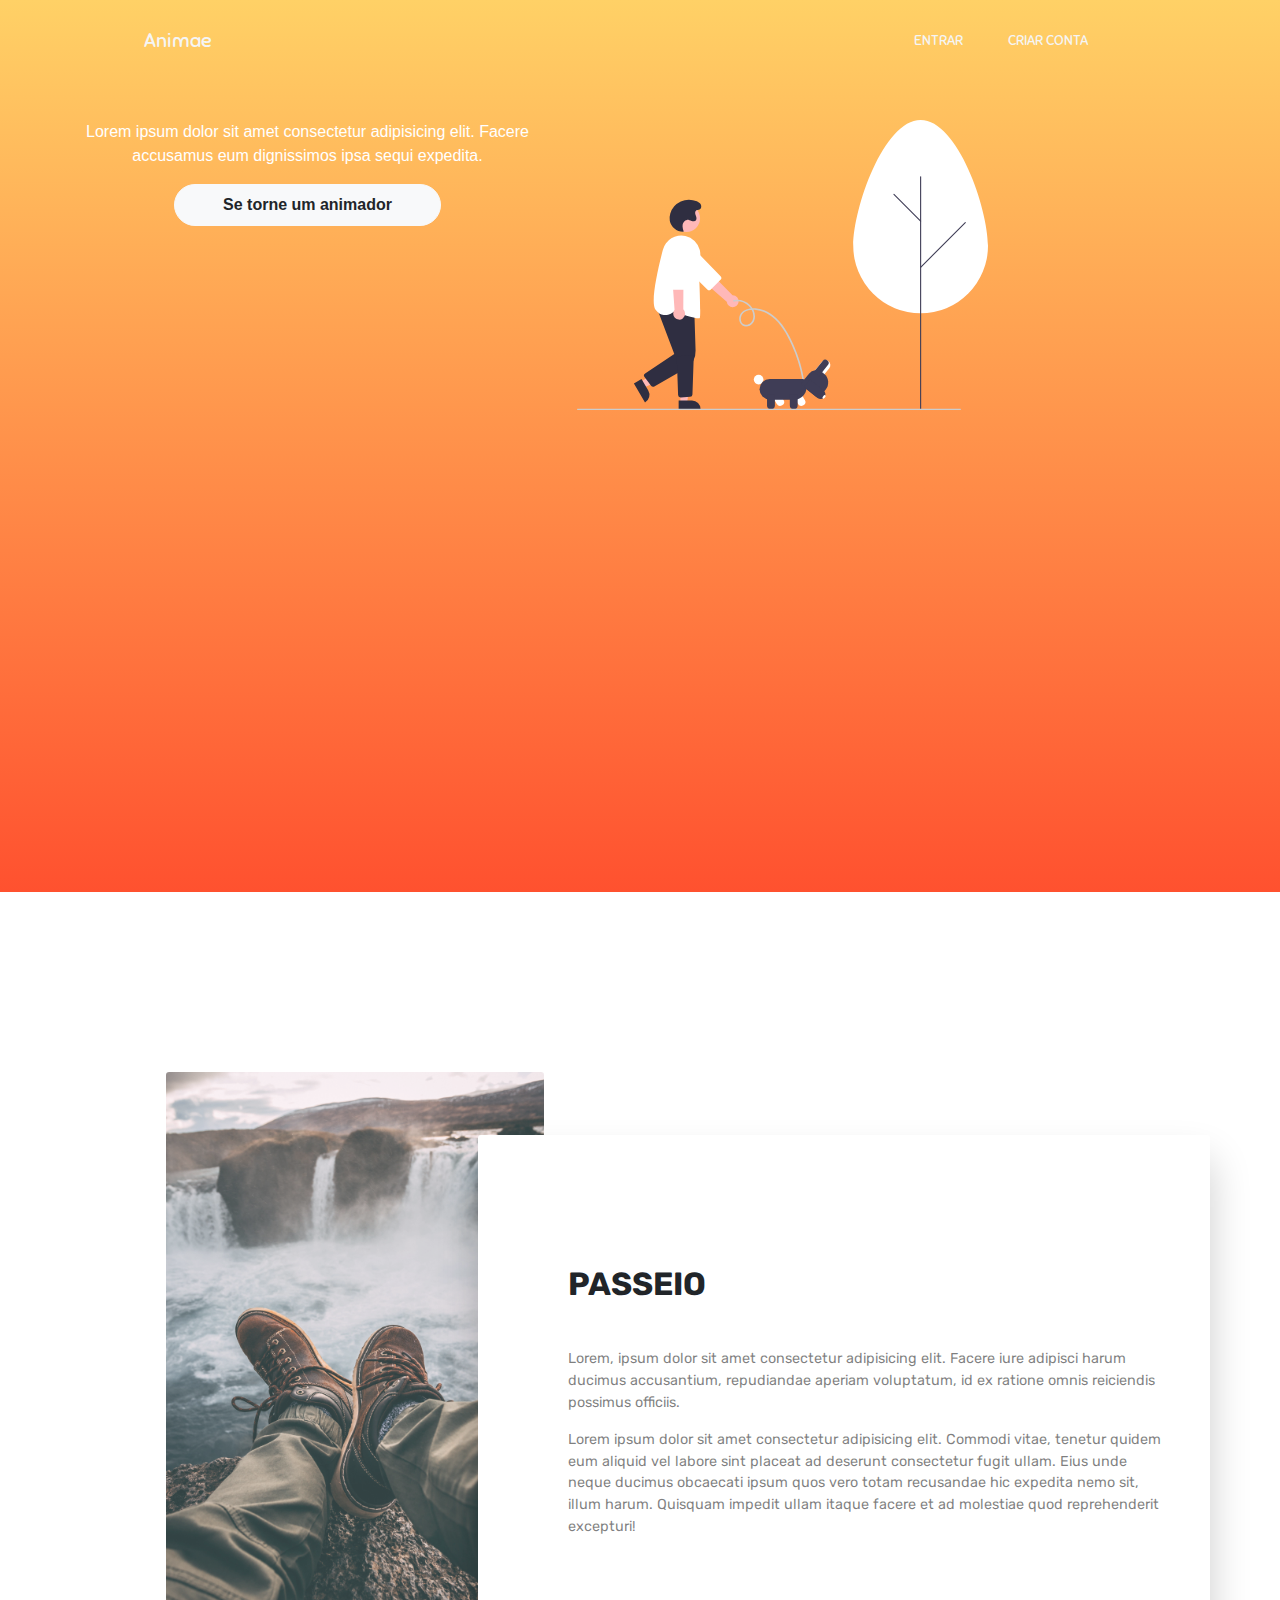
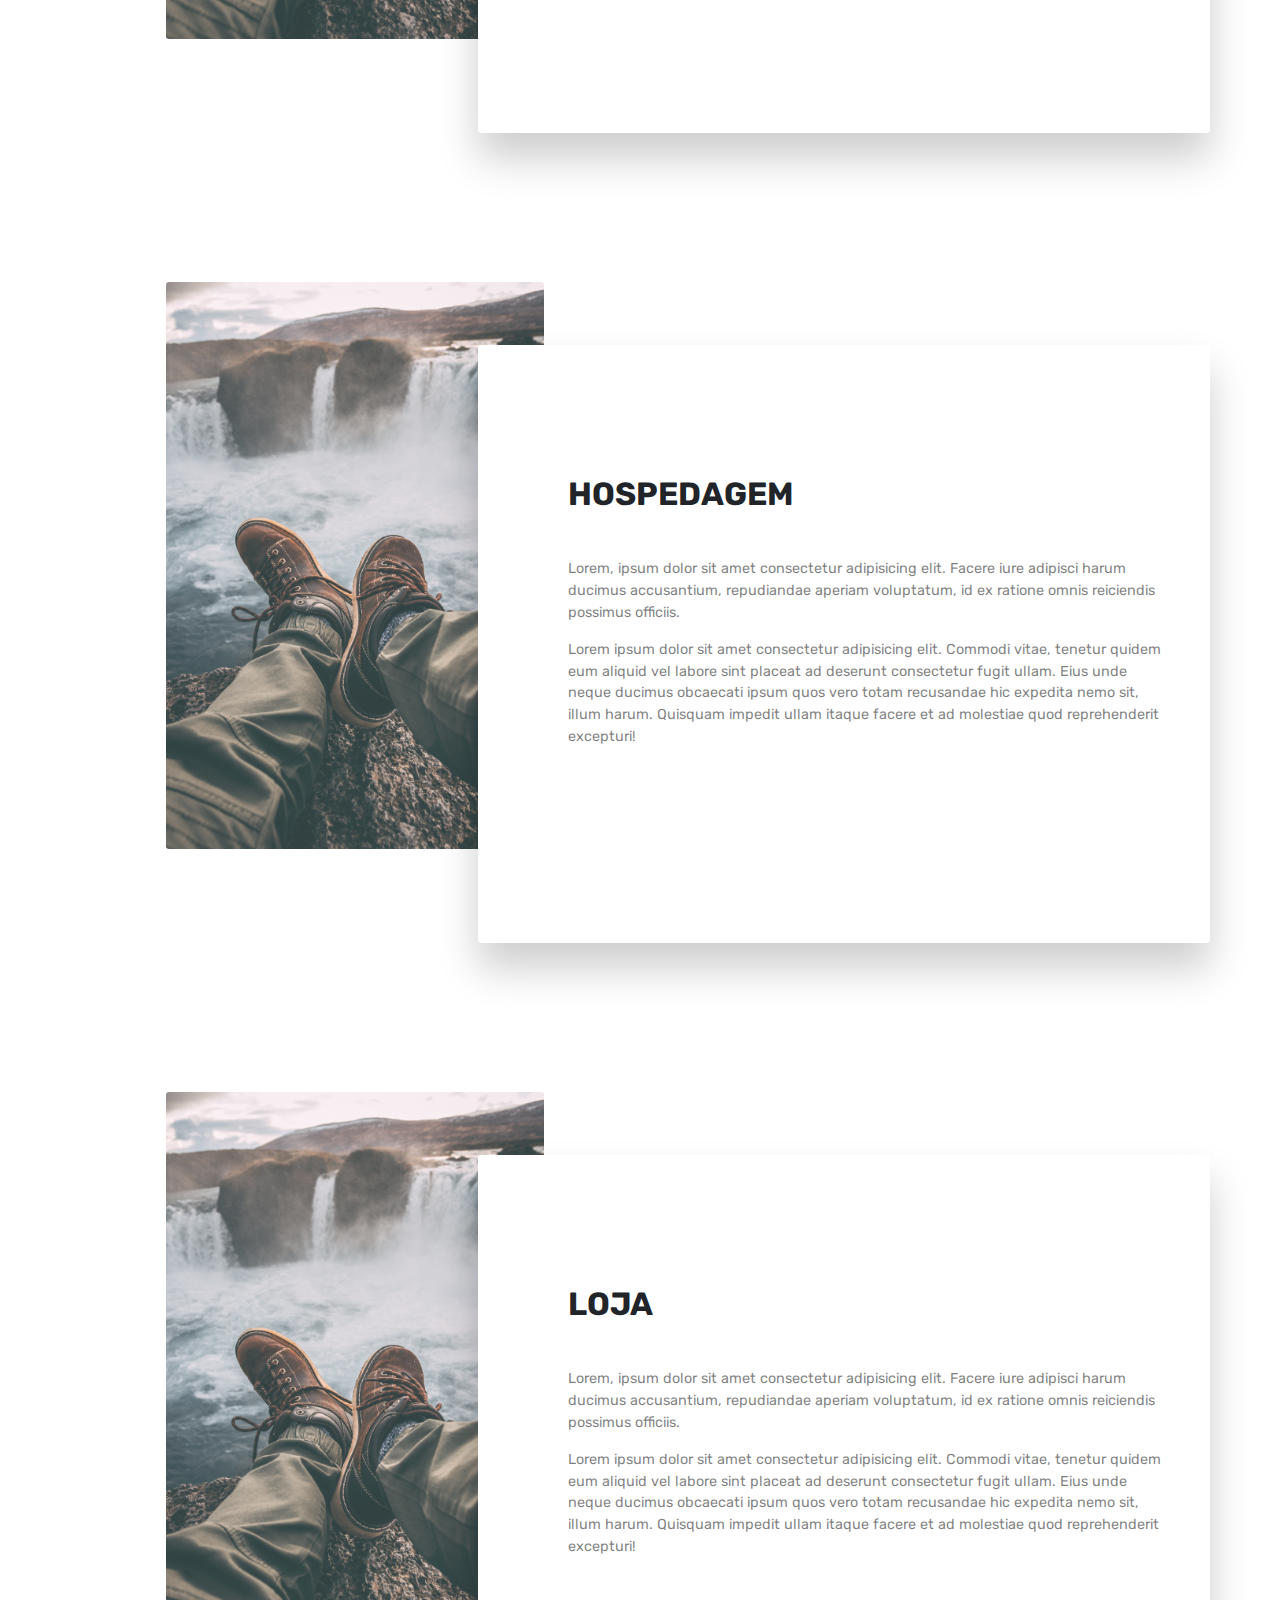
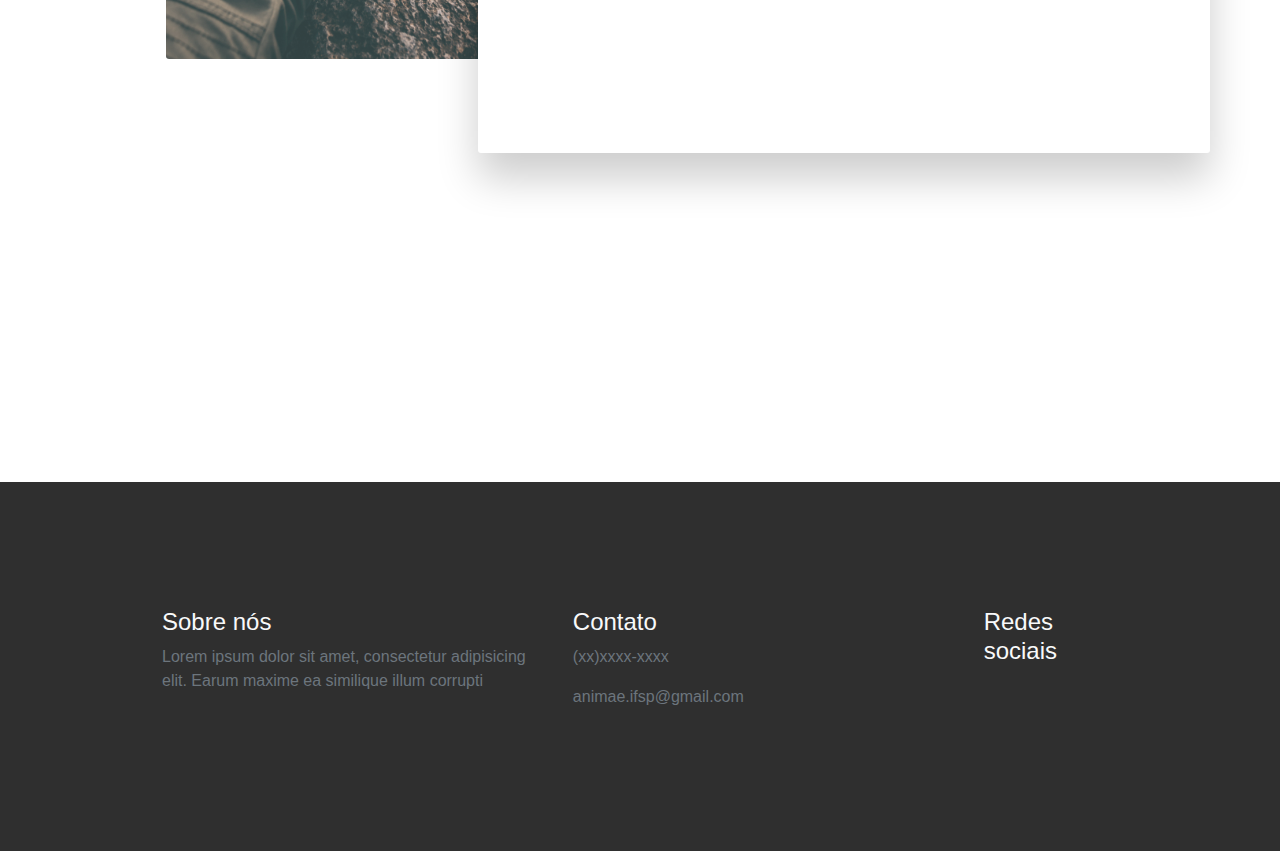
<file: index.html>
<!DOCTYPE html>
<html lang="pt-br">
<head>
    <meta charset="UTF-8">
    <meta http-equiv="X-UA-Compatible" content="IE=edge">
    <meta name="viewport" content="width=device-width, initial-scale=1.0">
    <title>Animae</title>

     <!--ICON PÁGINA-->
     <link rel="shortcut icon" href="img/accommodation.png" type="image/x-icon">

    <!--LINK CSS - BOOTSTRAP-->
    <link rel="stylesheet" href="https://stackpath.bootstrapcdn.com/bootstrap/4.3.1/css/bootstrap.min.css" integrity="sha384-ggOyR0iXCbMQv3Xipma34MD+dH/1fQ784/j6cY/iJTQUOhcWr7x9JvoRxT2MZw1T"
    crossorigin="anonymous" />
    
    <link rel="stylesheet" href="https://use.fontawesome.com/releases/v5.7.2/css/all.css" integrity="sha384-fnmOCqbTlWIlj8LyTjo7mOUStjsKC4pOpQbqyi7RrhN7udi9RwhKkMHpvLbHG9Sr"
    crossorigin="anonymous">

    <!--LINK ICONES BOOTSTRAP-->
    <link rel="stylesheet" href="https://cdn.jsdelivr.net/npm/bootstrap-icons@1.8.3/font/bootstrap-icons.css">

     <!--LINK CSS - PROJETO -->
     <link rel="stylesheet" href="css/style.css">

    <!--LINK JS BOOTSTRAP-->
    <script src="https://cdn.jsdelivr.net/npm/bootstrap@5.1.3/dist/js/bootstrap.bundle.min.js" integrity="sha384-ka7Sk0Gln4gmtz2MlQnikT1wXgYsOg+OMhuP+IlRH9sENBO0LRn5q+8nbTov4+1p" crossorigin="anonymous"></script>


</head>
<body>

  <body>
    <header>
      <div class="container-fluid p-0">
        <nav class="navbar navbar-expand-lg">
          <a class="navbar-brand" href="#">
            <i class="#"></i>Animae</a>
  
          <button class="navbar-toggler" type="button" data-toggle="collapse" data-target="#navbarNav" aria-controls="navbarNav" aria-expanded="false"
            aria-label="Toggle navigation">
            <i class="fas fa-align-right text-light"></i>
          </button>
  
          <div class="collapse navbar-collapse" id="navbarNav">
            
            <div class="mr-auto"></div>
            
            <ul class="navbar-nav">
              
              <li class="nav-item">
                <a class="nav-link" href="#">ENTRAR</a>
              </li>
              <li class="nav-item">
                <a class="nav-link" href="cadastro-1.html">CRIAR CONTA</a>
              </li>
            </ul>
          </div>
        </nav>
      </div>
  
      <!--CONTEÚDO - 1 -->
      <div class="container text-center">
        <div class="row">
          <div class="col-md-5 col-sm-12  text-white">
            <p>
              Lorem ipsum dolor sit amet consectetur adipisicing elit. Facere accusamus eum dignissimos ipsa sequi expedita.
            </p>
            <button class="btn btn-light px-5 py-2 primary-btn">
              Se torne um animador
            </button>
          </div>
          <div class="col-md-5 col-sm-12  h-25">
            <img src="img/logo.svg" alt="logo" />
          </div>
        </div>
      </div>
    </header>
  
   <!--CONTEÚDO -2 -->
    <main>
      <section class="section-1">
        <div class="container text-center">
          <div class="row">
            <div class="col-md-6 col-12">
              <div class="pray">
                <img src="img/pexels-photo-1904769.jpeg" alt="Pray" class="" />
              </div>
            </div>
            <div class="col-md-6 col-12">
              <div class="panel text-left">
                <h1>PASSEIO</h1>
                <p class="pt-4">
                  Lorem, ipsum dolor sit amet consectetur adipisicing elit. Facere iure adipisci harum ducimus accusantium, repudiandae aperiam
                  voluptatum, id ex ratione omnis reiciendis possimus officiis.
                </p>
                <p>
                  Lorem ipsum dolor sit amet consectetur adipisicing elit. Commodi vitae, tenetur quidem eum aliquid vel labore sint placeat
                  ad deserunt consectetur fugit ullam. Eius unde neque ducimus obcaecati ipsum quos vero totam recusandae hic
                  expedita nemo sit, illum harum. Quisquam impedit ullam itaque facere et ad molestiae quod reprehenderit excepturi!
                </p>
              </div>
            </div>
          </div>
        </div>
  
        <div class="container text-center">
          <div class="row">
            <div class="col-md-6 col-12">
              <div class="pray">
                <img src="img/pexels-photo-1904769.jpeg" alt="Pray" class="" />
              </div>
            </div>
            <div class="col-md-6 col-12">
              <div class="panel text-left">
                <h1>HOSPEDAGEM</h1>
                <p class="pt-4">
                  Lorem, ipsum dolor sit amet consectetur adipisicing elit. Facere iure adipisci harum ducimus accusantium, repudiandae aperiam
                  voluptatum, id ex ratione omnis reiciendis possimus officiis.
                </p>
                <p>
                  Lorem ipsum dolor sit amet consectetur adipisicing elit. Commodi vitae, tenetur quidem eum aliquid vel labore sint placeat
                  ad deserunt consectetur fugit ullam. Eius unde neque ducimus obcaecati ipsum quos vero totam recusandae hic
                  expedita nemo sit, illum harum. Quisquam impedit ullam itaque facere et ad molestiae quod reprehenderit excepturi!
                </p>
              </div>
            </div>
          </div>
        </div>
  
        <div class="container text-center">
          <div class="row">
            <div class="col-md-6 col-12">
              <div class="pray">
                <img src="img/pexels-photo-1904769.jpeg" alt="Pray" class="" />
              </div>
            </div>
            <div class="col-md-6 col-12">
              <div class="panel text-left">
                <h1>LOJA</h1>
                <p class="pt-4">
                  Lorem, ipsum dolor sit amet consectetur adipisicing elit. Facere iure adipisci harum ducimus accusantium, repudiandae aperiam
                  voluptatum, id ex ratione omnis reiciendis possimus officiis.
                </p>
                <p>
                  Lorem ipsum dolor sit amet consectetur adipisicing elit. Commodi vitae, tenetur quidem eum aliquid vel labore sint placeat
                  ad deserunt consectetur fugit ullam. Eius unde neque ducimus obcaecati ipsum quos vero totam recusandae hic
                  expedita nemo sit, illum harum. Quisquam impedit ullam itaque facere et ad molestiae quod reprehenderit excepturi!
                </p>
              </div>
            </div>
          </div>
        </div>
      </section>
    </main>
  
    <footer>
      <div class="container-fluid p-0">
        <div class="row text-left">
  
          <div class="col-md-5 col-sm-5">
            <h4 class="text-light">Sobre nós</h4>
            <p class="text-muted">Lorem ipsum dolor sit amet, consectetur adipisicing elit. Earum maxime ea similique illum corrupti</p>
          </div>
  
          <div class="col-md-5 col-sm-12">
            <h4 class="text-light">Contato</h4>
            <p class="text-muted">(xx)xxxx-xxxx</p>
            <p class="text-muted">animae.ifsp@gmail.com</p>
  
          </div>
  
          <div class="col-md-2 col-sm-12">
            <h4 class="text-light">Redes sociais</h4>
            <div class="column text-light">
              <i class="fab fa-facebook-f"></i>
              <i class="fab fa-instagram"></i>
              <i class="fab fa-twitter"></i>
            </div>
          </div>
        </div>
      </div>
    </footer>
  



 </body>
 </html>
</file>
<file: css/style.css>
@import url("https://fonts.googleapis.com/css?family=Acme|Lobster|Patua+One|Rubik|Sniglet");


* {
  box-sizing: border-box;
}



header,
section {
  overflow-x: hidden;
}

:root {
  width: 100%;
  height: 100vh;
  --Sniglet-font: "Sniglet", cursive;
  --Rubik: "Rubik", cursive;
  --Patua: "Patua One", cursive;
  --Lobster: "lobster", cursive;
  --light-black: #2e2c2caf;
  --bggradient: linear-gradient(to bottom, #ffd166, #ff512f);
  --light-gray: rgba(255, 255, 255, 0.877);
}

header a {
  font-family: var(--Sniglet-font);
  font-size: 0.9em;
  color: whitesmoke;
}

.dropdown-content {
  display: none;
  position: absolute;
  background-color: #f1f1f1;
  min-width: 160px;
  box-shadow: 0px 2px 15px 0px rgba(0, 0, 0, 0.2);
  z-index: 1;
}

.dropdown-content a {
  color: black;
  padding: 12px 16px;
  text-decoration: none;
  display: block;
}

.dropdown-content a:hover {
  background-color: #ddd;
}

.dropdown:hover .dropdown-content {
  display: block;
}

header .nav-item:last-child {
  padding-right: 10.5em;
}

header .nav-item {
  padding: 0.9em;
}

header .navbar-brand {
  padding-left: 8rem;
}

header .nav-link:hover {
  color: black;
}

header .row .col-md-7 {
  padding: 22vmin 1vmin;
  padding-bottom: 35vmin;
}

header .row .col-md-5 {
  padding: 4.2vmin 1vmin;
}

header .row .col-md-5 img {
  width: 90%;
}

header {
  background: #ffd166;
  
  background: var(--bggradient);
}

.container{
  width: 90%;
  height: 90vh;
  
}

header .container .col-md-7 {
  font-family: "Rubik", sans-serif;
}

header .container .col-md-7 h6 {
  padding: 1vmin;
  letter-spacing: 4px;
}

header .container .col-md-7 h1 {
  font-size: 8.5vmin;
  font-weight: bold;
  padding: 0.1em 0em;
}

header .container .col-md-7 p {
  padding: 1vmin 5vmin;
}

.primary-btn {
  border-radius: 30px;
  font-weight: bold;
}

/********** section 1 **************/


.section-1 {
  padding: 20vmin 0vmin;
}


.section-1 .row .col-md-6 .pray img {
  opacity: 0.8;
  width: 70%;
  border-radius: 0.2em;
  margin-bottom: 10rem;
}

.section-1 .row .col-md-6:last-child {
  position: relative;
}

.section-1 .row .col-md-6 .panel {
  position: absolute;
  top: 7vmin;
  left: -18vmin;
  background: white;
  border-radius: 3px;
  text-align: left;
  padding: 13vmin 5vmin 20vmin 10vmin;
  box-shadow: 0px 25px 42px rgba(0, 0, 0, 0.2);
  font-family: var(--Rubik);
  z-index: 1;
}

.section-1 .row .col-md-6 .panel h1 {
  font-weight: bold;
  padding: 0.4em 0;
  font-size: 2em;
}

.section-1 .row .col-md-6 .panel p {
  font-size: 0.9em;
  color: rgba(0, 0, 0, 0.5);
}



footer {
  background: rgba(0, 0, 0, 0.815);
  overflow-x: hidden;
  padding: 14vmin 18vmin;
}



footer .input-group .input-group-text {
  background: var(--bggradient);
  border: none;
}

footer .column i {
  color: white;
}

/* It is Adjacent sibling combinator */


footer .column i + i {
  padding: 0 0.5em;
}

.sticky {
  position: fixed;
  top: 0;
  width: 100%;
  background: rgba(0, 0, 0, 0.815);
  z-index: 9999;
  transition: all 1.5s ease;
}
</file>
